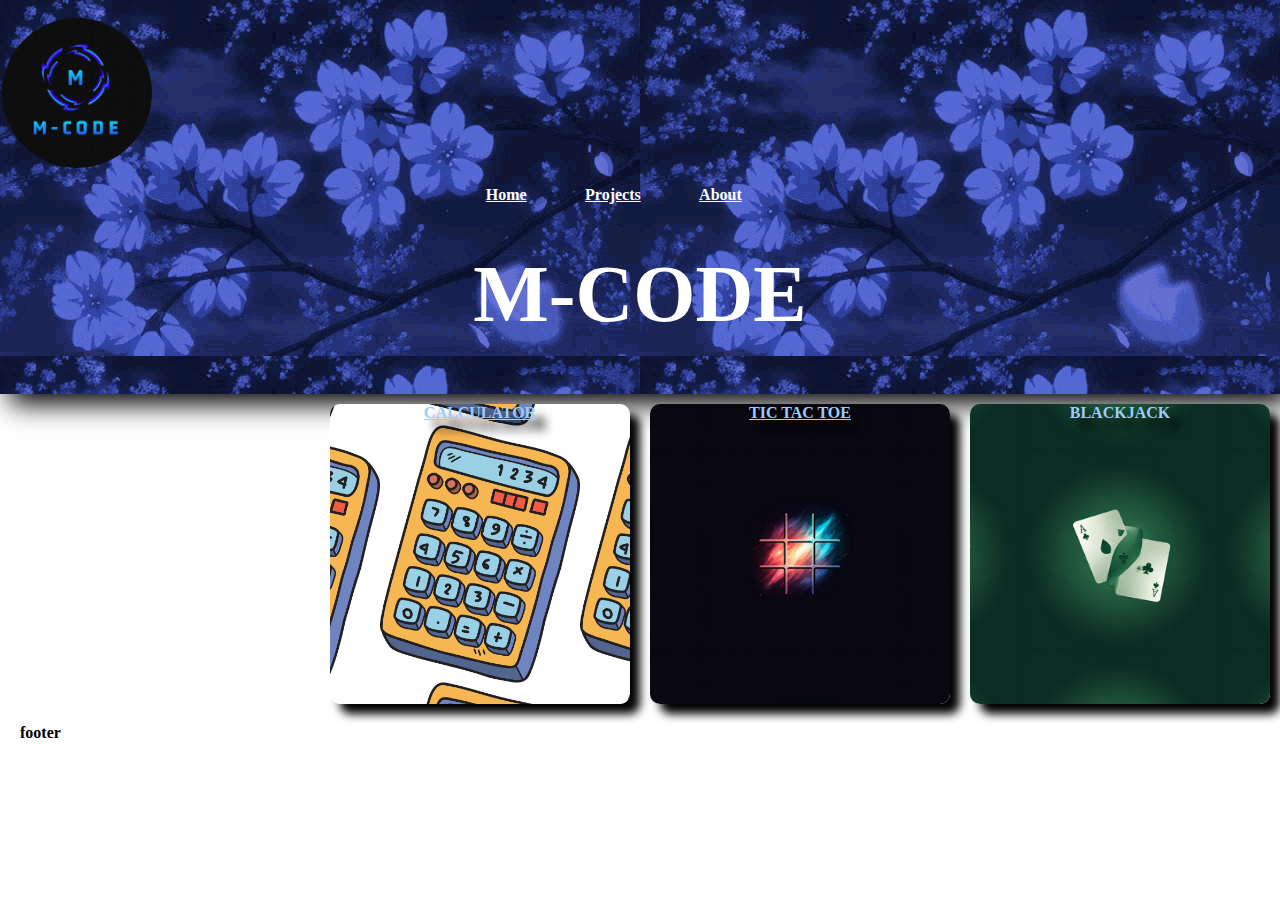
<file: Portfolio Website/index.html>
<!DOCTYPE html>
<html lang="en">
<head>
    <meta charset="UTF-8">
    <meta name="viewport" content="width=device-width, initial-scale=1.0">
    <title>M-CODE</title>
    <link rel="stylesheet" href="styles.css">
</head>
<body>
    <header>
        <nav>
            <ul>
                <li class="logo"><a href="index.html">LOGO</a></li>
            </ul>
            <ul class="links">
                <li><a href="index.html">Home</a></li>
                <li><a href="projects.html">Projects</a></li>
                <li><a href="about.html">About</a></li>
            </ul>
        </nav>
        <h1>M-CODE</h1>
    </header>
    <section class="allfeature-box">
        <!-- FEATURE BOX 1 -->
        <section class="feature-box1">
            <div class="projectDisplay1"><a href="projects/Calculator Project/calculator.html">CALCULATOR</a></div>
        </section>
        <!-- FEATURE BOX 2 -->
        <section class="feature-box2">
            <div class="projectDisplay2"><a href="projects/Tic Tac Toe/index.html">TIC TAC TOE</a></div>
        </section>
        <!-- FEATURE BOX 3 -->
        <section class="feature-box3">
            <div class="projectDisplay3">BLACKJACK</div>
        </section>
            <div></div>
        </section>
    </section>
    <footer>footer</footer>
</body>
</html>
</file>
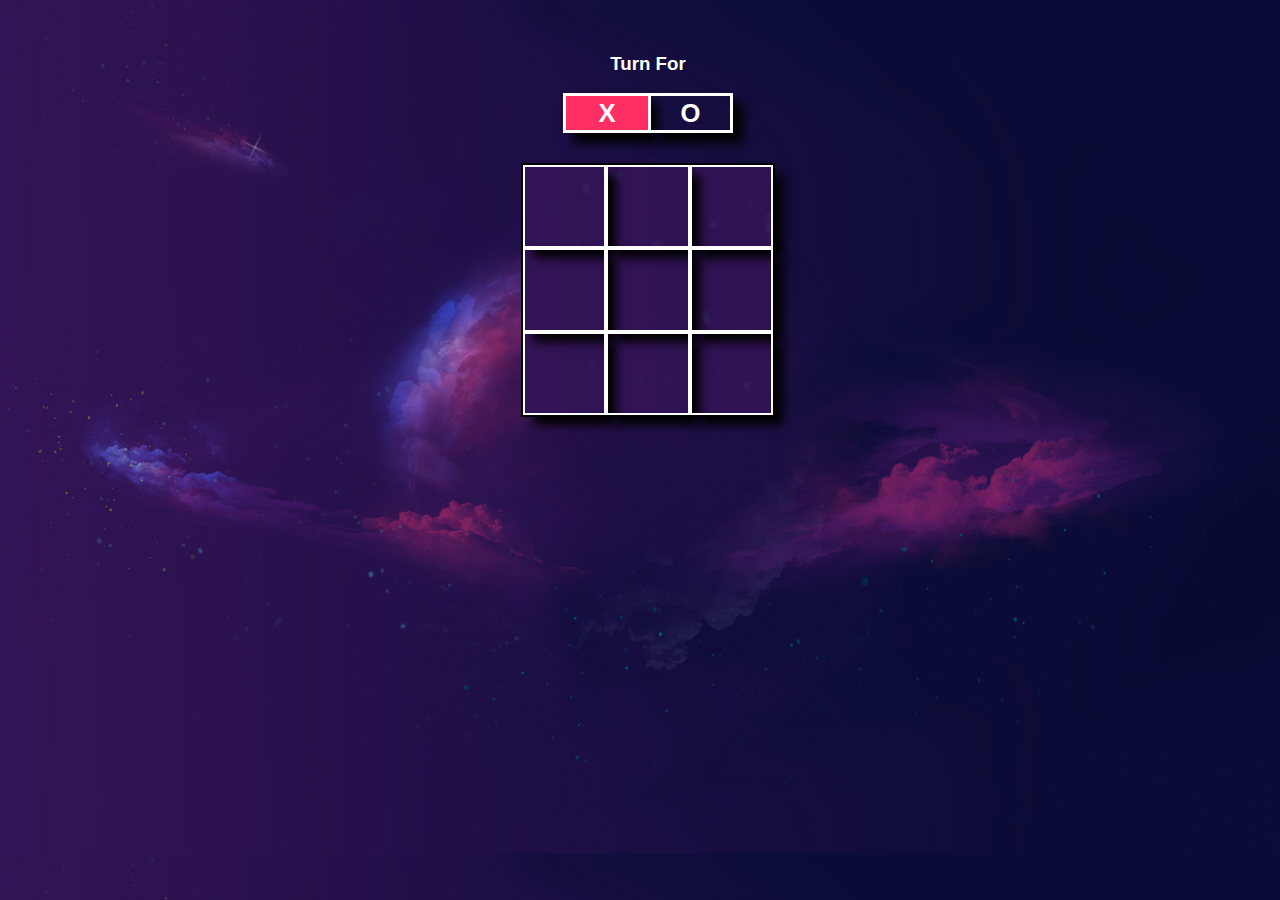
<file: Portfolio Website/projects/Tic Tac Toe/index.html>
<!DOCTYPE html>
<html lang="en">
<head>
    <meta charset="UTF-8">
    <meta name="viewport" content="width=device-width, initial-scale=1.0">
    <title>Tic Tac Toe</title>
    <link rel="stylesheet" href="styles.css">
</head>
<body>
    <div class="turn-container">
        <h3>Turn For</h3>
        <div class="turn-box align">X</div>
        <div class="turn-box align">O</div>
        <div class="bg"></div>
    </div>
    <div class="main-grid">
        <div class="box align">0</div>
        <div class="box align">1</div>
        <div class="box align">2</div>
        <div class="box align">3</div>
        <div class="box align">4</div>
        <div class="box align">5</div>
        <div class="box align">6</div>
        <div class="box align">7</div>
        <div class="box align">8</div>
    </div>
    <h2 id="results"></h2>
    <button id="play-again">Play Again?</button>

    <script src="script.js"></script>
</body>
</html>
</file>
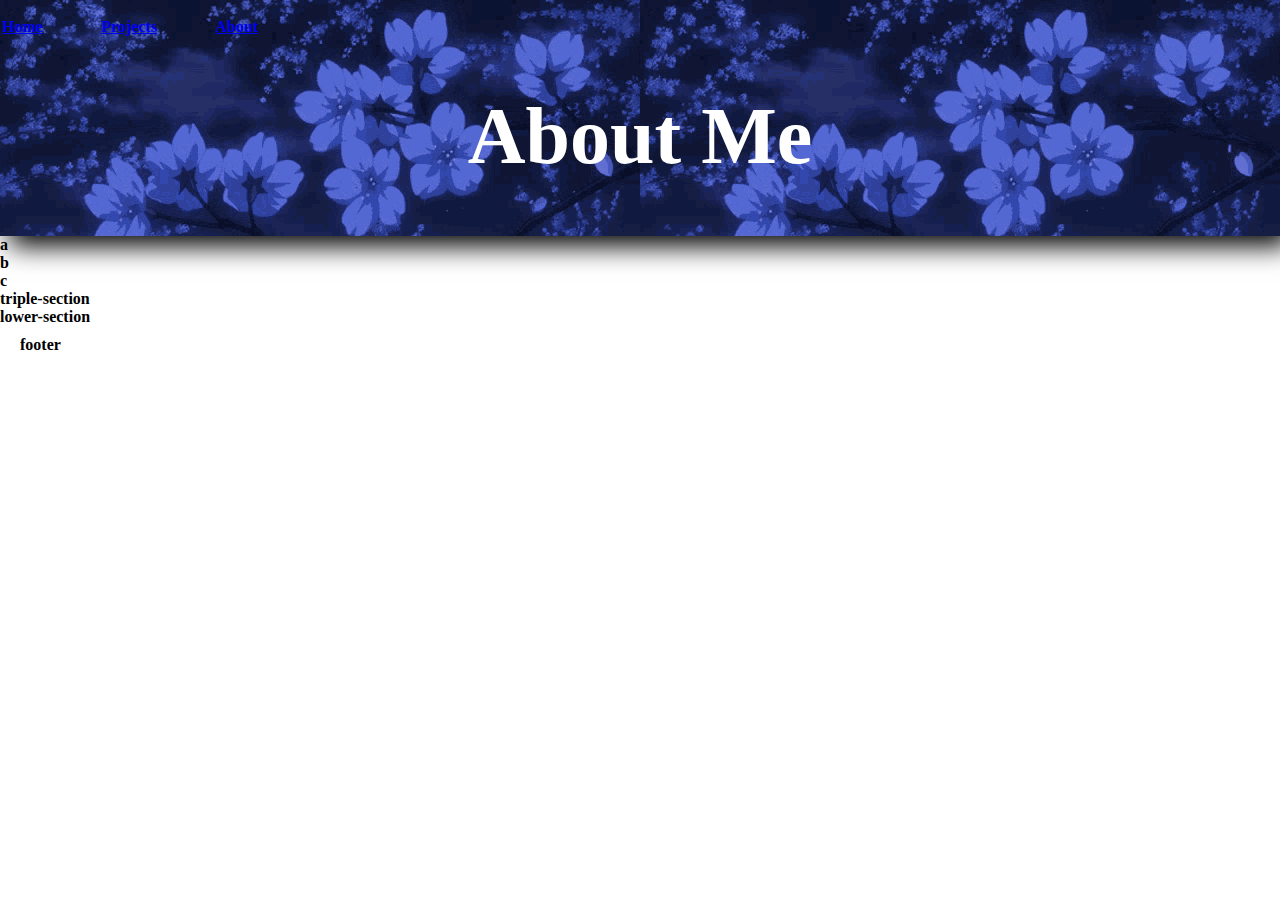
<file: Portfolio Website/about.html>
<!DOCTYPE html>
<html lang="en">
<head>
    <meta charset="UTF-8">
    <meta name="viewport" content="width=device-width, initial-scale=1.0">
    <title>M-CODE About Me</title>
    <link rel="stylesheet" href="styles.css">
</head>
<body>
    <header>
        <nav>
            <ul>
                <li><a href="index.html">Home</a></li>
                <li><a href="projects.html">Projects</a></li>
                <li><a href="about.html">About</a></li>
            </ul>
        </nav>
        <h1>About Me</h1>
    </header>
    <section>
        <div>a</div>
        <div>b</div>
        <div>c</div>
    </section>
    <section>triple-section</section>
    <section>lower-section</section>
    <footer>footer</footer>
</body>
</html>
</file>
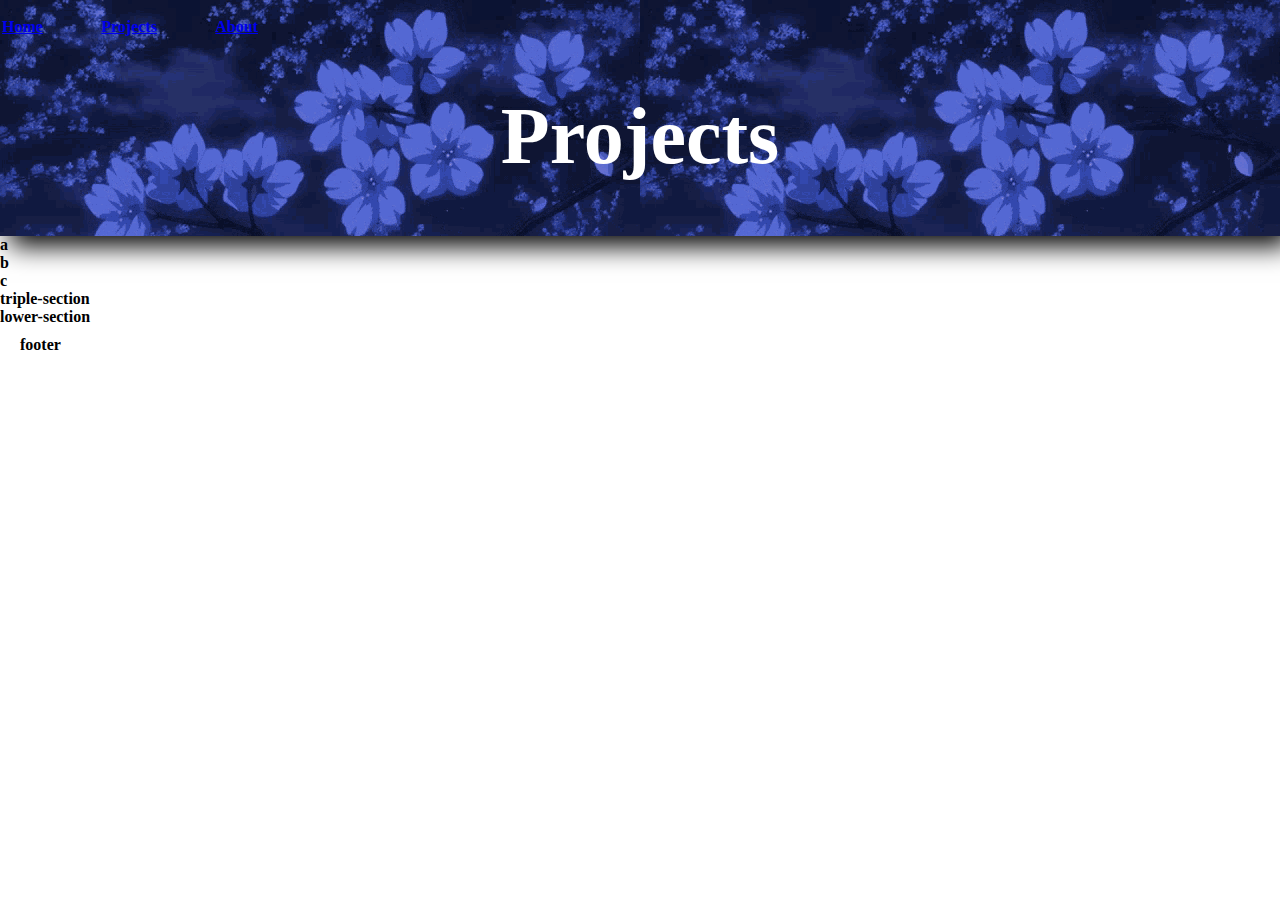
<file: Portfolio Website/projects.html>
<!DOCTYPE html>
<html lang="en">
<head>
    <meta charset="UTF-8">
    <meta name="viewport" content="width=device-width, initial-scale=1.0">
    <title>M-CODE Projects</title>
    <link rel="stylesheet" href="styles.css">
</head>
<body>
    <header>
        <nav>
            <ul>
                <li><a href="index.html">Home</a></li>
                <li><a href="projects.html">Projects</a></li>
                <li><a href="about.html">About</a></li>
            </ul>
        </nav>
        <h1>Projects</h1>
    </header>
    <section>
        <div>a</div>
        <div>b</div>
        <div>c</div>
    </section>
    <section>triple-section</section>
    <section>lower-section</section>
    <footer>footer</footer>
</body>
</html>
</file>
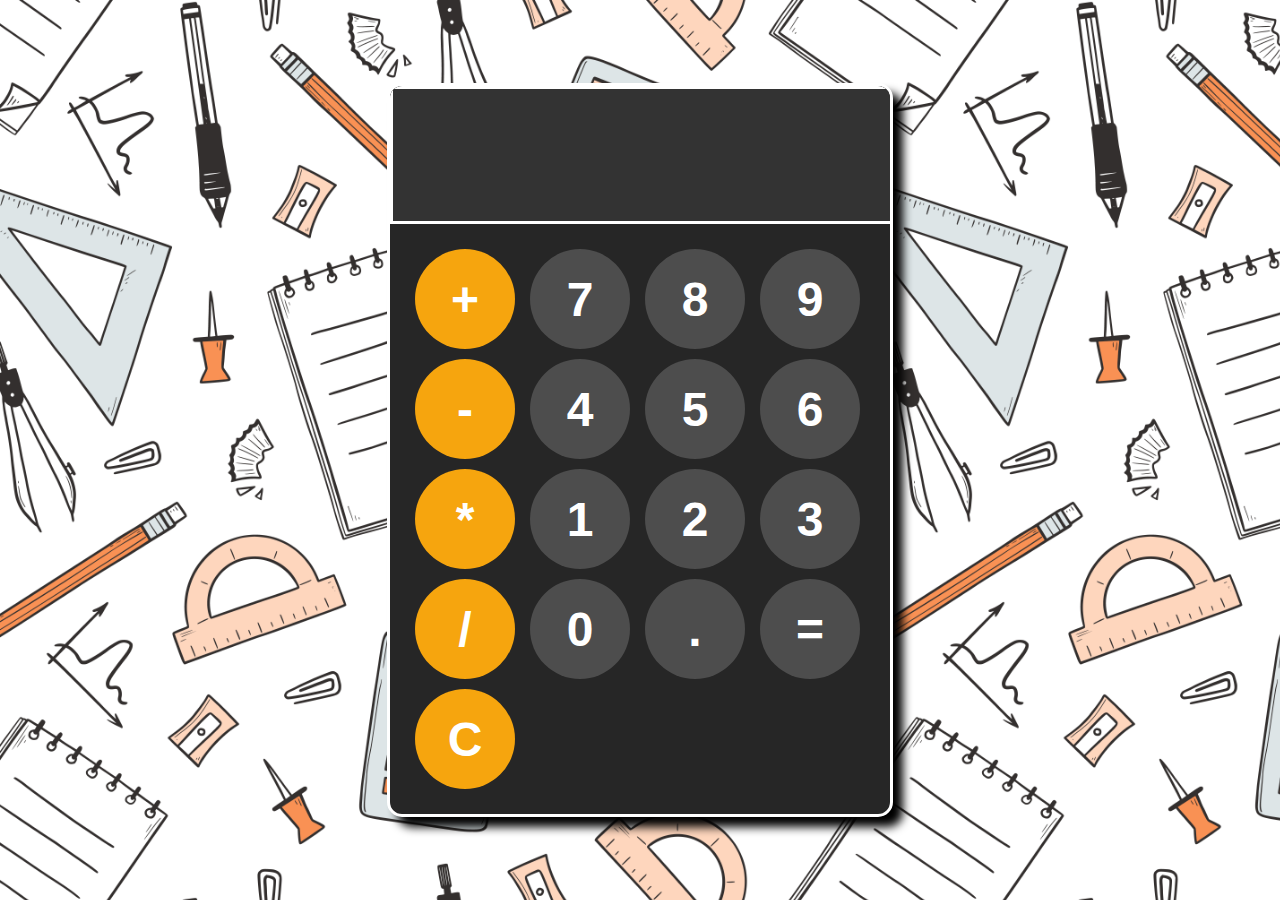
<file: Portfolio Website/projects/Calculator Project/calculator.html>
<!DOCTYPE html>
<html lang="en">
<head>
    <meta charset="UTF-8">
    <meta name="viewport" content="width=device-width, initial-scale=1.0">
    <title>Calculator</title>
    <link rel="stylesheet" href="styles.css">
</head>
<body>
    <div id="calculator"> 
        <input id="display" readonly>
        <div id="keys">
            <button onclick="appendToDisplay('+')" class="operator-btn">+</button>
            <button onclick="appendToDisplay('7')">7</button>
            <button onclick="appendToDisplay('8')">8</button>
            <button onclick="appendToDisplay('9')">9</button>
            <button onclick="appendToDisplay('-')" class="operator-btn">-</button>
            <button onclick="appendToDisplay('4')">4</button>
            <button onclick="appendToDisplay('5')">5</button>
            <button onclick="appendToDisplay('6')">6</button>
            <button onclick="appendToDisplay('*')" class="operator-btn">*</button>
            <button onclick="appendToDisplay('1')">1</button>
            <button onclick="appendToDisplay('2')">2</button>
            <button onclick="appendToDisplay('3')">3</button>
            <button onclick="appendToDisplay('/')" class="operator-btn">/</button>
            <button onclick="appendToDisplay('0')">0</button>
            <button onclick="appendToDisplay('.')">.</button>
            <button onclick="calculate()">=</button>
            <button onclick="clearDisplay()" class="operator-btn">C</button>
        </div>
        
    </div>
    
    <script src="index.js"></script>
</body>
</html>
</file>
<file: Portfolio Website/styles.css>
body {
    background: rgb(255, 255, 255);
    color: black;
    font-family: 'Trebuchet MS';
    font-weight: 600;
    margin: 0;
    padding: 0;
}

/* HEADER FEATURES */

header {
    background-image: url("images/headerbackground.gif");
    background-color: blue;
    padding: 1px;
    box-shadow: black 10px 10px 25px;
}

header .logo a {
    animation: fade-down 0.5s 0.4s backwards;
    background-image: url("images/logo.png");
    background-size: 150px;
    background-position: center;
    display: inline-block;
    text-indent: -9999999px;
    height: 150px;
    width: 150px;
    border-radius: 100px;
}

ul {
    padding: 0;
    list-style: none;
}

ul.links {
    text-align: center;
    text-indent: center;
    height: 10px;
}

li {
    display: inline-block;
    padding: 1px;
    margin-inline-end: 5cap;
}

@keyframes fade-up {
    0% {
        opacity: 0%;
        transform: translateY(-30px) scale(0.9);
    }

    100% {
        opactiy: 1;
        transform: translateY(0px) scale(1);
    }
}

@keyframes fade-down {
    0% {
        opacity: 0%;
        transform: translateY(-30px) scale(0.9);
    }

    100% {
        opactiy: 1;
        transform: translateY(0px) scale(1);
    }
}

h1 {
    color: white;
    text-align: center;
    font-size: 5em;
    animation: fade-down 0.5s;
}

/* TEXT DECOR */

ul.links a {
    color: white;
    animation: fade-down 1s;
}

ul.links a:hover {
    text-decoration: underline white;
}

/* PROJECT DIVS */

section.allfeature-box {
    display: flex;
    margin-left: auto;
    margin-right: auto;
    width: 50%;
    color: rgb(158, 204, 250);
}

section.allfeature-box a {
    color: rgb(158, 204, 250);
}

section.feature-box1 {
    display: block;
}

section.feature-box1 div {
    animation: fade-down 1s;
    background-image: url("images/calculator.jpg");
    background-size: 200px;
    background-position: center;
    box-shadow: black 10px 10px 10px;
    text-shadow: black 10px 10px 10px;
    text-align: center;
    border: gray 10px;
    margin: 10px;
    width: 300px;
    height: 300px;
    border-radius: 10px;
}

section.feature-box2 {
    display: block;
}

section.feature-box2 div {
    animation: fade-down 1s;
    background-image: url("images/TicTacToe.jpeg"); 
    background-size: 200px;
    background-position: center;
    box-shadow: black 10px 10px 10px;
    text-shadow: black 10px 10px 10px;
    text-align: center;
    border: rgb(255, 255, 255) 10px;
    margin: 10px;
    width: 300px;
    height: 300px;
    border-radius: 10px;
}

section.feature-box3 {
    display: block;
}

section.feature-box3 div {
    animation: fade-down 1s;
    background-image: url("images/Blackjack.png");
    background-size: 200px;
    background-position: center;
    box-shadow: black 10px 10px 10px;
    text-shadow: black 10px 10px 10px;
    text-align: center;
    border: gray 10px;
    margin: 10px;
    width: 300px;
    height: 300px;
    border-radius: 10px;
}
/* FOOTER */

footer {
    background: white;
    padding: 10px 20px;
}
</file>
<file: Portfolio Website/projects/Tic Tac Toe/styles.css>
*{
    color: white;
    font-family: sans-serif;
    transition: 0.2s ease-in-out;
    user-select: none;
}

.align{
    display: flex;
    justify-content: center;
    align-items: center;
}

body{
    min-height: 100%;
    background: linear-gradient(0deg, rgba(20, 21, 99, 0.3), rgba(20, 21, 99, 0.3)), url("images/outer-space-background.jpg");
    background-size: cover;
    padding: 0;
    width: 100vw;
    text-align: center;
    padding-top: 5vh;
}

.turn-container{
    width: 170px;
    height: 80px;
    margin: auto;
    display: grid;
    grid-template-columns: 1fr 1fr;
    grid-template-rows: 1fr 1fr;
    position: relative;
}

.turn-container h3{
    margin: 0;
    grid-column-start: 1;
    grid-column-end: 3;
}

.turn-container .turn-box{
    border: 3px solid #ffffff;
    font-size: 1.6rem;
    font-weight: 700;
    box-shadow: #000 10px 10px 10px;
}

.turn-container .turn-box:nth-child(even){
    border-right: none;
}

.bg{
    position: absolute;
    bottom: 0;
    left: 0;
    width: 85px;
    height: 40px;
    background-color: #FF2E63;
    z-index: -1;
}

.main-grid{
    display: grid;
    background: linear-gradient(0deg, rgba(20, 21, 99, 0.3), rgba(20, 21, 99, 0.3)), url("images/outer-space-background.jpg");
    grid-template-columns: repeat(3, 1fr);
    grid-template-rows: repeat(3, 1fr);
    height: 250px;
    width: 250px;
    margin: 30px auto;
    border: 2px solid #000;
}

.box{
    cursor: pointer;
    font-size: 2rem;
    font-weight: 700;
    border: 2px solid #ffffff;
    box-shadow: #000 10px 10px 10px;
}

.box:hover{
    background-color: #FF2E63;
}

#play-again{
    background-color: #FF2E63;
    padding: 10px 25px;
    border: none;
    font-size: 1.2rem;
    border-radius: 5px;
    cursor: pointer;
    display: none;
}

#play-again:hover{
    padding: 10px 40px;
    background-color: #08D9D6;
    color: #ffffff;
    box-shadow: #000 10px 10px 10px;
}
</file>
<file: Portfolio Website/projects/Calculator Project/styles.css>
body {
    margin: 0;
    display: flex;
    justify-content: center;
    align-items: center;
    height: 100vh;
    background-color: hsl(0, 0%, 85%);
    background-image: url("images/mathbackground.jpg");
    background-size: 70%;
}

#calculator {
    font-family: Arial, sans-serif;
    background-color: hsl(0, 0%, 15%);
    border-radius: 15px;
    max-width: 500px;
    box-shadow: black 10px 10px 10px;
    overflow: hidden;
    border: 3px solid white;
}

#display {
    width: 100%;
    padding: 20px;
    font-size: 5rem;
    text-align: left;
    border: none;
    color: white;
    background-color: hsl(0, 0%, 20%);
    border: 3px solid white;
}

#keys {
    display: grid;
    grid-template-columns: repeat(4, 1fr);
    gap: 10px;
    padding: 25px;
}


button {
    width: 100px;
    height: 100px;
    border-radius: 50px;
    border: none;
    background-color: hsl(0, 0%, 30%);
    color: white;
    font-size: 3rem;
    font-weight: bold;
    cursor: pointer;
}

button:hover {
    background-color: hsl(0, 0%, 40%);
}

button:active {
    background-color: hsl(0, 0%, 55%);
}

.operator-btn {
    background-color: hsl(39, 93%, 51%)
}

.operator-btn:hover {
    background-color: hsl(39, 93%, 65%);
}

.operator-btn:active {
    background-color: hsl(39, 93%, 75%);
}
</file>
